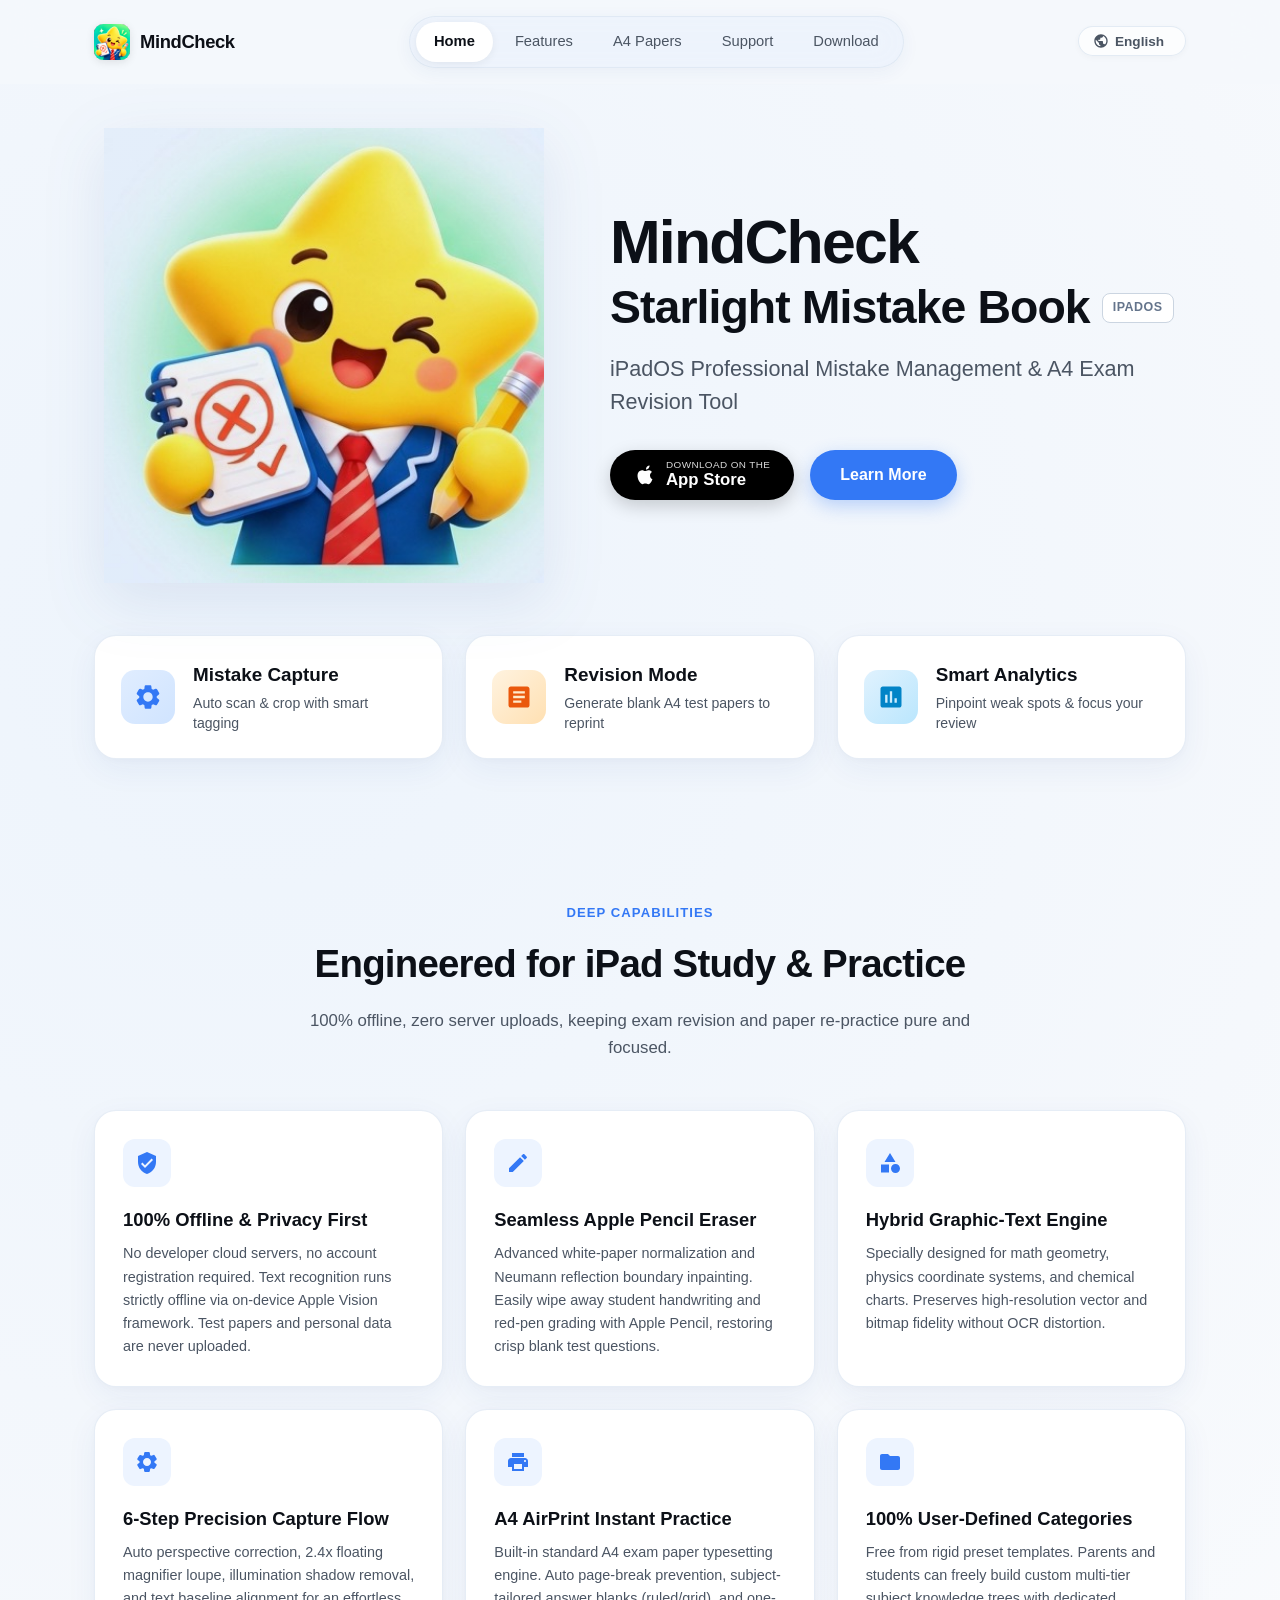
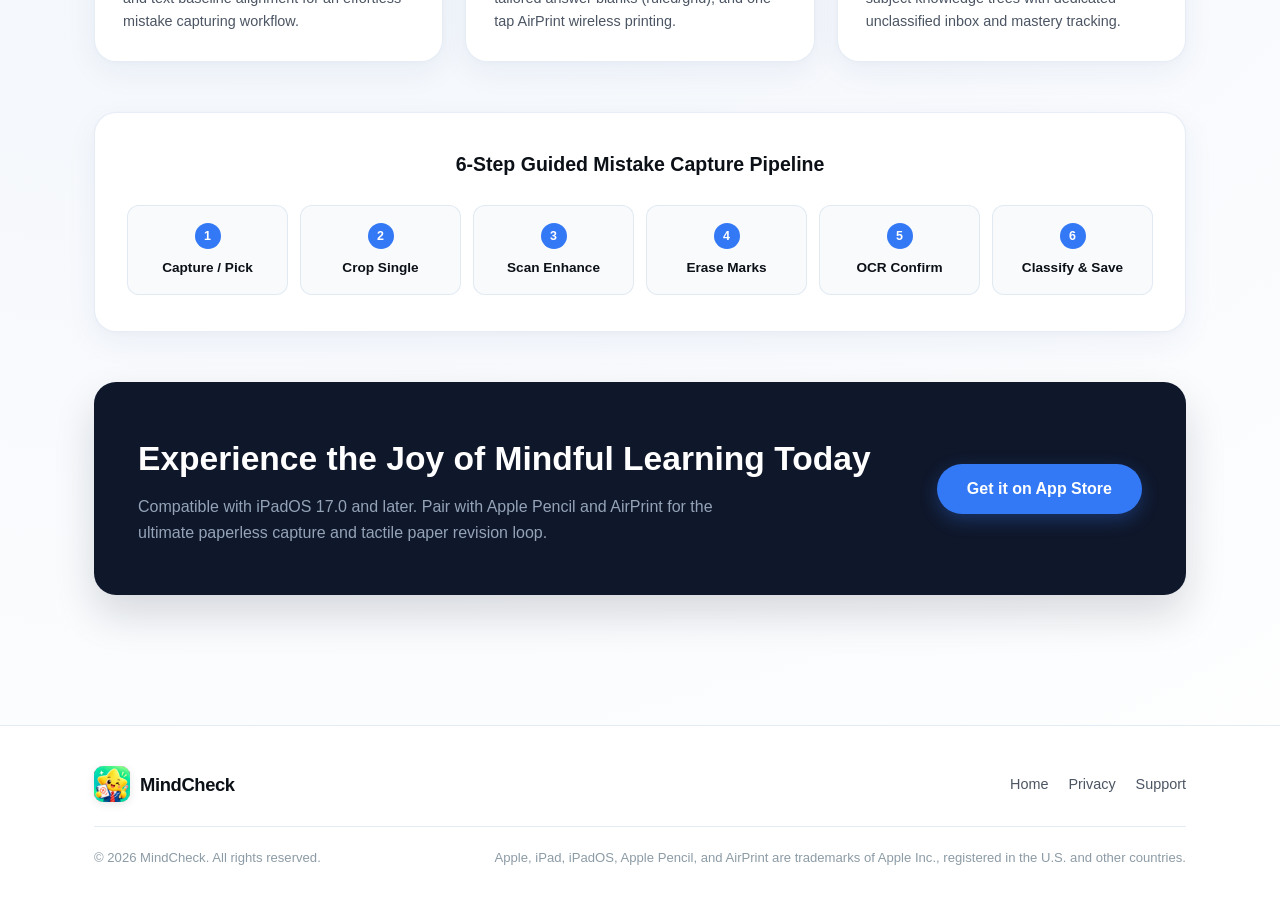
<file: index.html>
<!doctype html>
<html lang="zh-Hans">
<head>
  <meta charset="utf-8">
  <meta name="viewport" content="width=device-width, initial-scale=1">
  <meta name="theme-color" content="#3378f5">
  <title>星光错题本 MindCheck — iPadOS 专业智能错题管理与 A4 试卷重练工具</title>
  <meta name="description" content="星光错题本 (MindCheck) 是一款专为 iPadOS 设计的智能错题管理与 A4 试卷重练工具。集成了试卷扫描透视矫正、交互式高精切题、Apple Pencil 手写涂抹除痕与 AirPrint 打印闭环。">
  <link rel="icon" type="image/png" sizes="32x32" href="assets/favicon-32.png">
  <link rel="apple-touch-icon" sizes="192x192" href="assets/icon-192.png">
  <link rel="stylesheet" href="styles.css">
</head>
<body data-initial-view="home">

  <!-- Navigation Header (Matches Mockup) -->
  <header class="site-header">
    <div class="container nav-container">
      <!-- Left: Logo & Name -->
      <a class="brand-link" href="index.html" data-view-link="home">
        <img class="brand-icon" src="assets/icon-192.png" alt="星光错题本图标" width="36" height="36">
        <span class="brand-name" data-copy="appName">星光错题本</span>
      </a>

      <!-- Center: Floating Pill Navigation -->
      <nav class="nav-pill-bar" aria-label="主要导航">
        <a href="index.html" class="pill-item is-active" data-view-link="home" data-copy="homeNav">首页</a>
        <a href="#features" class="pill-item" data-copy="featuresNav">功能特性</a>
        <a href="#a4-print" class="pill-item" data-copy="printNav">A4 试卷</a>
        <a href="support.html" class="pill-item" data-view-link="support" data-copy="supportNav">帮助中心</a>
        <a href="https://apps.apple.com" target="_blank" rel="noopener noreferrer" class="pill-item" data-copy="downloadNav">下载</a>
      </nav>

      <!-- Right: Language Switcher -->
      <div class="nav-actions">
        <div class="lang-pill">
          <svg class="globe-icon" viewBox="0 0 24 24" width="16" height="16" fill="currentColor">
            <path d="M12 2C6.48 2 2 6.48 2 12s4.48 10 10 10 10-4.48 10-10S17.52 2 12 2zm-1 17.93c-3.95-.49-7-3.85-7-7.93 0-.62.08-1.21.21-1.79L9 15v1c0 1.1.9 2 2 2v1.93zm6.9-2.54c-.26-.81-1-1.39-1.9-1.39h-1v-3c0-.55-.45-1-1-1H8v-2h2c.55 0 1-.45 1-1V7h2c1.1 0 2-.9 2-2v-.41c2.93 1.19 5 4.06 5 7.41 0 2.08-.8 3.97-2.1 5.39z"/>
          </svg>
          <select id="languageSelect" class="lang-select" aria-label="切换语言"></select>
        </div>
      </div>
    </div>
  </header>

  <main>
    <!-- Hero Section (Matches Mockup: Mascot on Left, Title on Right) -->
    <section class="hero-section">
      <div class="container hero-grid">
        <!-- Left: Mascot Illustration -->
        <div class="hero-visual">
          <img class="hero-mascot-img" src="assets/mascot-hero.jpg" alt="星光错题本吉祥物小星" width="440" height="456">
        </div>

        <!-- Right: Headlines & Action Buttons -->
        <div class="hero-content">
          <div class="hero-title-group">
            <h1 class="hero-title" data-copy="appName">星光错题本</h1>
            <div class="hero-subhead-row">
              <span class="hero-sub-en" data-copy="appSub">MindCheck</span>
              <span class="platform-tag">iPadOS</span>
            </div>
          </div>

          <p class="hero-lead" data-copy="heroLead">
            iPadOS 专业智能错题管理与 A4 试卷重练工具
          </p>

          <div class="hero-btn-row">
            <a href="https://apps.apple.com" target="_blank" rel="noopener noreferrer" class="btn-appstore" aria-label="在 App Store 上下载">
              <svg viewBox="0 0 24 24" width="22" height="22" fill="currentColor">
                <path d="M18.71 19.5c-.83 1.24-1.71 2.45-3.05 2.47-1.34.03-1.77-.79-3.29-.79-1.53 0-2 .77-3.27.82-1.31.05-2.3-1.32-3.14-2.53C4.25 17 2.94 12.45 4.7 9.39c.87-1.52 2.43-2.48 4.12-2.51 1.28-.02 2.5.87 3.29.87.78 0 2.26-1.07 3.81-.91.65.03 2.47.26 3.64 1.98-.09.06-2.17 1.28-2.15 3.81.03 3.02 2.65 4.03 2.68 4.04-.03.07-.42 1.44-1.38 2.83M15.97 4.54c.64-.78 1.08-1.86.96-2.94-1 .04-2.15.65-2.82 1.44-.59.68-1.11 1.77-.97 2.83 1.13.09 2.22-.57 2.83-1.33z"/>
              </svg>
              <div class="btn-appstore-text">
                <small>Download on the</small>
                <span>App Store</span>
              </div>
            </a>

            <a href="#features" class="btn-learn-more" data-copy="learnMoreBtn">了解更多</a>
          </div>
        </div>
      </div>

      <!-- 3 Highlight Feature Cards (Directly Below Hero, Matches Mockup) -->
      <div class="container hero-cards-container">
        <div class="hero-cards-grid">
          <!-- Card 1: 错题收录 -->
          <div class="hero-card">
            <div class="card-icon-box blue-gradient">
              <svg viewBox="0 0 24 24"><path d="M19.5 12c0-.23-.01-.45-.03-.68l1.86-1.41c.4-.3.51-.86.26-1.3l-1.87-3.23a.987.987 0 0 0-1.25-.42l-2.15.91c-.37-.26-.76-.49-1.17-.68l-.29-2.31c-.06-.5-.49-.88-.99-.88h-3.73c-.51 0-.94.38-1 .88l-.29 2.31c-.41.19-.8.42-1.17.68l-2.15-.91c-.46-.2-.99-.02-1.25.42L2.41 8.61c-.25.44-.14.99.26 1.3l1.86 1.41a7.343 7.343 0 0 0-.03.68c0 .23.01.45.03.68l-1.86 1.41c-.4.3-.51.86-.26 1.3l1.87 3.23c.27.47.8.64 1.25.42l2.15-.91c.37.26.76.49 1.17.68l.29 2.31c.06.5.49.88.99.88h3.73c.5 0 .93-.38.99-.88l.29-2.31c.41-.19.8-.42 1.17-.68l2.15.91c.47.2 1 .02 1.25-.42l1.87-3.23c.25-.44.14-.99-.26-1.3l-1.86-1.41c.03-.23.04-.45.04-.68zm-7.5 4c-2.21 0-4-1.79-4-4s1.79-4 4-4 4 1.79 4 4-1.79 4-4 4z"/></svg>
            </div>
            <div class="card-info">
              <h3 data-copy="card1Title">错题收录</h3>
              <p data-copy="card1Desc">拍照自动识别，错题精准分类</p>
            </div>
          </div>

          <!-- Card 2: 重练模式 -->
          <div class="hero-card" id="a4-print">
            <div class="card-icon-box warm-gradient">
              <svg viewBox="0 0 24 24"><path d="M19 3H5c-1.1 0-2 .9-2 2v14c0 1.1.9 2 2 2h14c1.1 0 2-.9 2-2V5c0-1.1-.9-2-2-2zm-5 14H7v-2h7v2zm3-4H7v-2h10v2zm0-4H7V7h10v2z"/></svg>
            </div>
            <div class="card-info">
              <h3 data-copy="card2Title">重练模式</h3>
              <p data-copy="card2Desc">生成空白试卷，支持 A4 打印复习</p>
            </div>
          </div>

          <!-- Card 3: 智能分析 -->
          <div class="hero-card">
            <div class="card-icon-box cyan-gradient">
              <svg viewBox="0 0 24 24"><path d="M19 3H5c-1.1 0-2 .9-2 2v14c0 1.1.9 2 2 2h14c1.1 0 2-.9 2-2V5c0-1.1-.9-2-2-2zM9 17H7v-7h2v7zm4 0h-2V7h2v10zm4 0h-2v-4h2v4z"/></svg>
            </div>
            <div class="card-info">
              <h3 data-copy="card3Title">智能分析</h3>
              <p data-copy="card3Desc">分析薄弱项，定制复习计划</p>
            </div>
          </div>
        </div>
      </div>
    </section>

    <!-- Detailed Features Section -->
    <section id="features" class="features-section">
      <div class="container">
        <div class="section-header">
          <span class="section-eyebrow" data-copy="featuresEyebrow">深度核心优势</span>
          <h2 class="section-title" data-copy="featuresTitle">专为 iPad 打造的高效错题复习闭环</h2>
          <p class="section-subtitle" data-copy="featuresSubtitle">100% 离线单机、零数据上云，让错题整理与 A4 纸质重练真正回归纯粹与专注。</p>
        </div>

        <div id="featuresGrid" class="features-grid">
          <!-- Dynamically synced via site.js -->
        </div>

        <!-- 6 Steps Flow -->
        <div class="flow-showcase">
          <h3 class="flow-title" data-copy="flowTitle">6 步标准录入向导流程</h3>
          <div id="stepsList" class="steps-list">
            <!-- Dynamically synced via site.js -->
          </div>
        </div>

        <!-- Call to Action Banner -->
        <div class="cta-banner">
          <div class="cta-content">
            <h2 data-copy="ctaTitle">即刻开启清爽纯净的错题重练之旅</h2>
            <p data-copy="ctaDesc">支持 iPadOS 17.0 及更高版本。配合 Apple Pencil 与 AirPrint 打印机，体验无与伦比的无纸化录题与纸质复习闭环。</p>
          </div>
          <a href="https://apps.apple.com" target="_blank" rel="noopener noreferrer" class="btn-learn-more" style="flex-shrink: 0;" data-copy="ctaBtn">前往 App Store 获取</a>
        </div>
      </div>
    </section>
  </main>

  <!-- Footer -->
  <footer class="site-footer">
    <div class="container">
      <div class="footer-top">
        <a class="brand-link" href="index.html" data-view-link="home">
          <img class="brand-icon" src="assets/icon-192.png" alt="星光错题本图标" width="32" height="32">
          <span class="brand-name" data-copy="appName">星光错题本</span>
        </a>

        <ul class="footer-nav">
          <li><a href="index.html" data-view-link="home" data-copy="homeNav">首页</a></li>
          <li><a href="privacy.html" data-view-link="privacy" data-copy="privacyNav">隐私政策</a></li>
          <li><a href="support.html" data-view-link="support" data-copy="supportNav">技术支持</a></li>
        </ul>
      </div>

      <div class="footer-bottom">
        <div class="footer-copyright" data-copy="footerRights">
          © 2026 星光错题本 (MindCheck). 保留所有权利。
        </div>
        <div class="footer-disclaimer" data-copy="footerDisclaimer">
          Apple、iPad、iPadOS、Apple Pencil 与 AirPrint 是 Apple Inc. 在美国和其他国家或地区的注册商标。
        </div>
      </div>
    </div>
  </footer>

  <script src="site.js"></script>
</body>
</html>
</file>
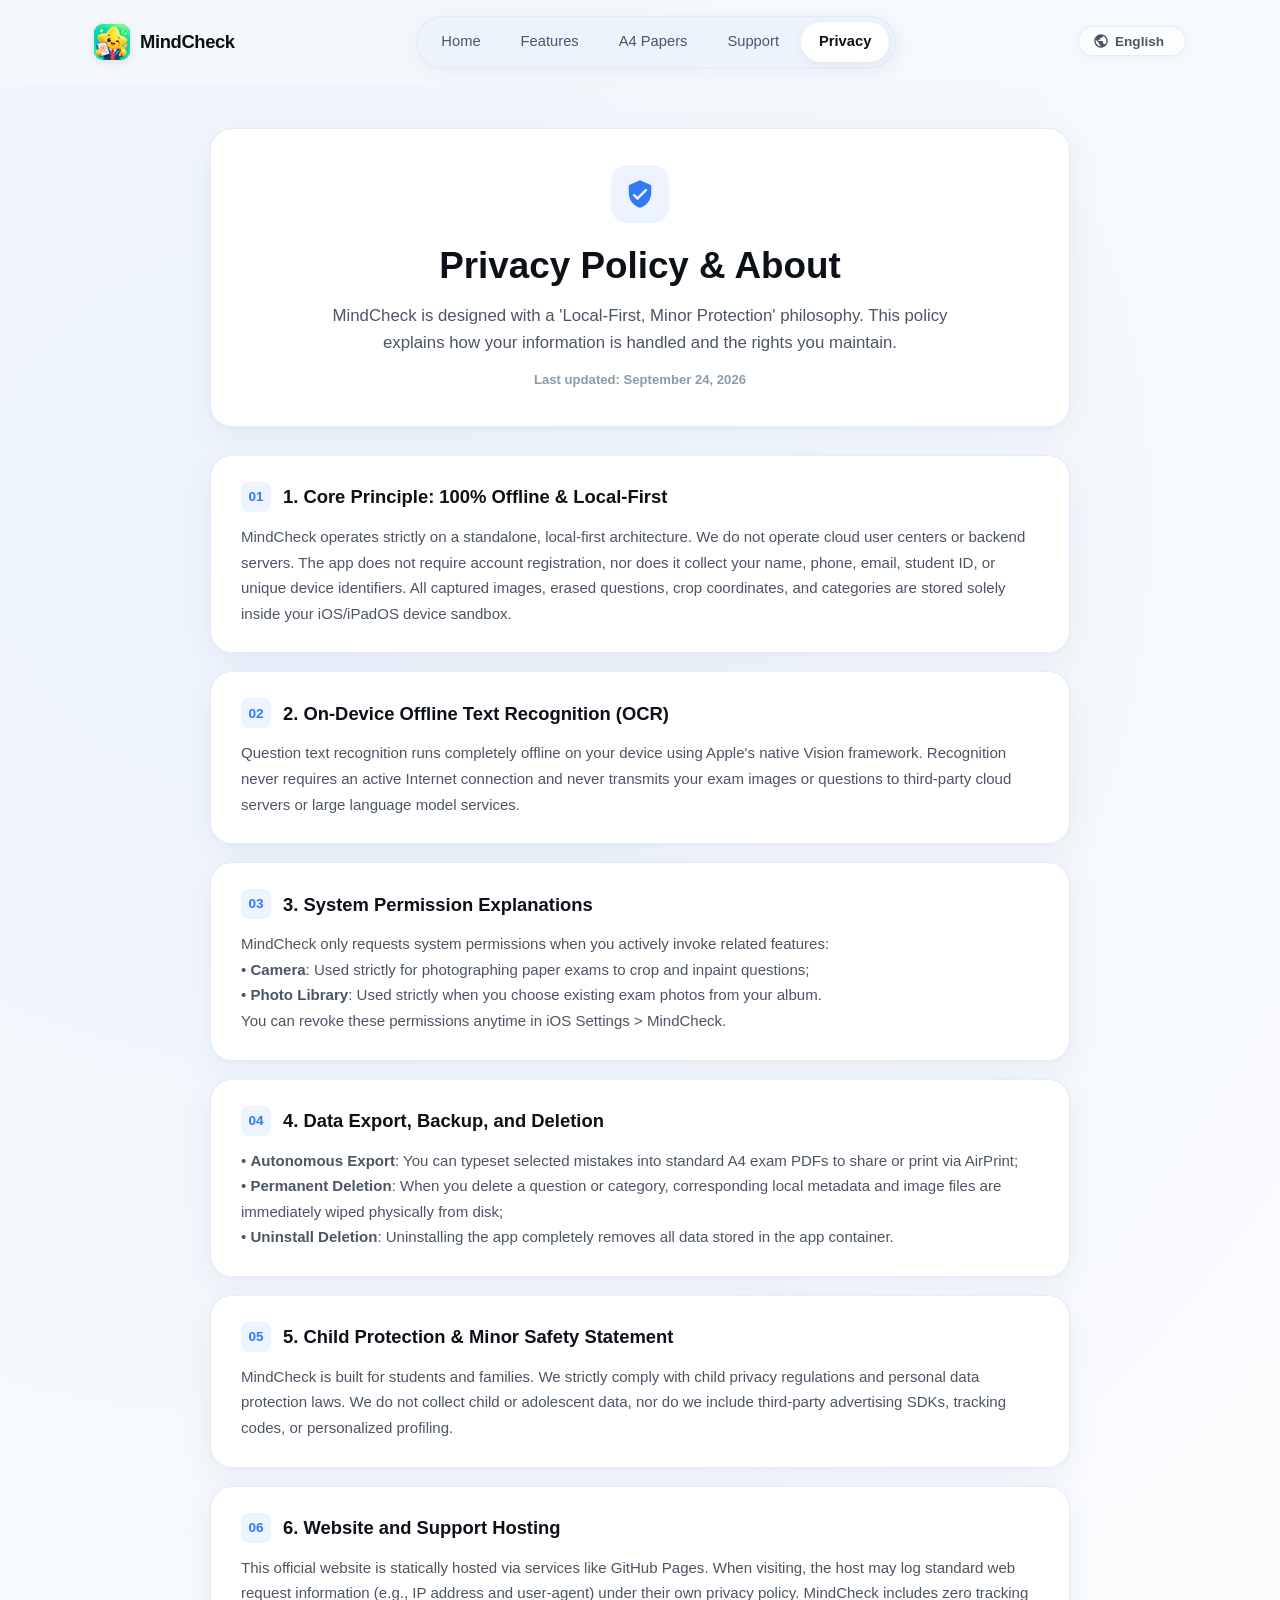
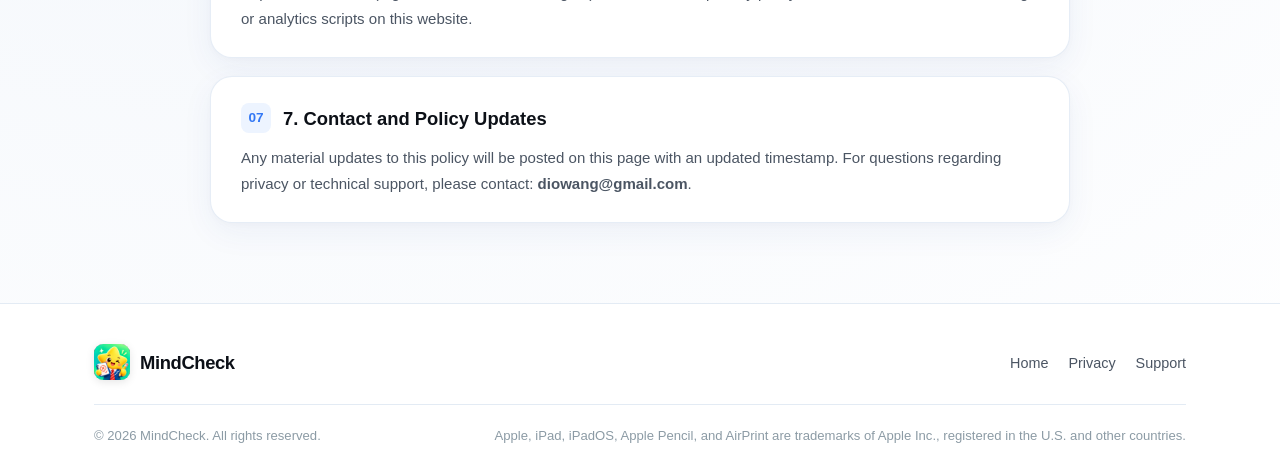
<file: privacy.html>
<!doctype html>
<html lang="zh-Hans">
<head>
  <meta charset="utf-8">
  <meta name="viewport" content="width=device-width, initial-scale=1">
  <meta name="theme-color" content="#3378f5">
  <title>隐私政策与关于 — 星光错题本 (MindCheck)</title>
  <meta name="description" content="星光错题本（MindCheck）隐私政策：秉持“本地优先、保护未成年人隐私”原则，100% 离线单机运行，零数据上云，不设用户账号。">
  <link rel="icon" type="image/png" sizes="32x32" href="assets/favicon-32.png">
  <link rel="apple-touch-icon" sizes="192x192" href="assets/icon-192.png">
  <link rel="stylesheet" href="styles.css">
</head>
<body data-initial-view="privacy">

  <!-- Navigation Header (Matches Mockup) -->
  <header class="site-header">
    <div class="container nav-container">
      <a class="brand-link" href="index.html" data-view-link="home">
        <img class="brand-icon" src="assets/icon-192.png" alt="星光错题本图标" width="36" height="36">
        <span class="brand-name" data-copy="appName">星光错题本</span>
      </a>

      <nav class="nav-pill-bar" aria-label="主要导航">
        <a href="index.html" class="pill-item" data-view-link="home" data-copy="homeNav">首页</a>
        <a href="index.html#features" class="pill-item" data-copy="featuresNav">功能特性</a>
        <a href="index.html#a4-print" class="pill-item" data-copy="printNav">A4 试卷</a>
        <a href="support.html" class="pill-item" data-view-link="support" data-copy="supportNav">帮助中心</a>
        <a href="privacy.html" class="pill-item is-active" data-view-link="privacy" data-copy="privacyNav">隐私政策</a>
      </nav>

      <div class="nav-actions">
        <div class="lang-pill">
          <svg class="globe-icon" viewBox="0 0 24 24" width="16" height="16" fill="currentColor">
            <path d="M12 2C6.48 2 2 6.48 2 12s4.48 10 10 10 10-4.48 10-10S17.52 2 12 2zm-1 17.93c-3.95-.49-7-3.85-7-7.93 0-.62.08-1.21.21-1.79L9 15v1c0 1.1.9 2 2 2v1.93zm6.9-2.54c-.26-.81-1-1.39-1.9-1.39h-1v-3c0-.55-.45-1-1-1H8v-2h2c.55 0 1-.45 1-1V7h2c1.1 0 2-.9 2-2v-.41c2.93 1.19 5 4.06 5 7.41 0 2.08-.8 3.97-2.1 5.39z"/>
          </svg>
          <select id="languageSelect" class="lang-select" aria-label="切换语言"></select>
        </div>
      </div>
    </div>
  </header>

  <main>
    <div class="container page-container">
      <div class="page-header-card">
        <div class="page-badge-icon">
          <svg viewBox="0 0 24 24">
            <path d="M12 1L3 5v6c0 5.55 3.84 10.74 9 12 5.16-1.26 9-6.45 9-12V5l-9-4zm-2 16l-4-4 1.41-1.41L10 14.17l6.59-6.59L18 9l-8 8z"/>
          </svg>
        </div>
        <h1 data-copy="privacyTitle">隐私政策与关于</h1>
        <p class="lead" data-copy="privacyLead">
          星光错题本（MindCheck）秉持“本地优先、保护未成年人隐私”的设计原则。本政策详细说明本应用如何处理您的数据以及您所拥有的权利。
        </p>
        <div class="meta-date" data-copy="updatedDate">最后更新：2026 年 9 月 24 日</div>
      </div>

      <div id="privacySections" class="sections-wrapper">
        <article class="section-card">
          <div class="section-card-header">
            <span class="section-idx">01</span>
            <h2>核心原则：100% 离线与本地优先</h2>
          </div>
          <div class="section-card-content">
            星光错题本为纯单机架构应用，不自建任何云端用户中心或后台服务器。本应用不要求您注册账号，亦不收集您的姓名、电话、邮箱、学号或设备唯一标识符等任何个人身份信息。您录入的所有错题照片、去笔迹图片、裁剪数据、分类及标签，均仅存储在您当前 iOS/iPadOS 设备的独立应用沙盒内。
          </div>
        </article>

        <article class="section-card">
          <div class="section-card-header">
            <span class="section-idx">02</span>
            <h2>本地离线文字识别 (OCR)</h2>
          </div>
          <div class="section-card-content">
            题目文字提取完全依托苹果操作系统内置的原生 Vision 框架在设备端纯离线运行。整个识别过程无需连接互联网，绝不向任何第三方云端或大语言模型服务传输您的考卷图像或文本内容。
          </div>
        </article>

        <article class="section-card">
          <div class="section-card-header">
            <span class="section-idx">03</span>
            <h2>系统权限调用说明</h2>
          </div>
          <div class="section-card-content">
            应用仅在您主动使用相应功能时申请系统权限：<br>
            • <b>相机权限 (Camera)</b>：仅用于您主动拍摄试卷和错题纸面，用于题目裁切与笔迹修补；<br>
            • <b>照片图库权限 (Photo Library)</b>：仅用于您主动从相册选择已有试卷图片导入错题本。<br>
            您可随时在系统【设置 - 星光错题本】中关闭相应权限，关闭后不影响查看和打印已有错题。
          </div>
        </article>

        <article class="section-card">
          <div class="section-card-header">
            <span class="section-idx">04</span>
            <h2>数据导出、备份与彻底删除</h2>
          </div>
          <div class="section-card-content">
            • <b>自主导出</b>：您可将选中的错题自主排版并生成 A4 试卷 PDF，通过系统分享面板发送或使用 AirPrint 打印；<br>
            • <b>彻底销毁</b>：在错题本中删除错题或清空分类时，对应的本地元数据及高清图像文件将被立即物理删除，不留缓存；<br>
            • <b>卸载销毁</b>：若您在设备上卸载本应用，保存在本应用沙盒内的全部错题与图片将随之被系统彻底清除。
          </div>
        </article>

        <article class="section-card">
          <div class="section-card-header">
            <span class="section-idx">05</span>
            <h2>未成年人保护特别声明</h2>
          </div>
          <div class="section-card-content">
            本应用面向广大学生用户设计。我们严格遵守《中华人民共和国个人信息保护法》及相关未成年人网络保护规定，坚决不收集任何儿童与青少年用户数据，不含任何形式的广告、商业追踪 SDK 或应用内大数据个性化推荐。
          </div>
        </article>

        <article class="section-card">
          <div class="section-card-header">
            <span class="section-idx">06</span>
            <h2>官方网站与技术支持托管</h2>
          </div>
          <div class="section-card-content">
            本官方网站由静态托管服务（如 GitHub Pages）提供服务。当您访问网站时，托管服务商可能会依照其自身的隐私政策记录标准网络请求信息（如 IP 地址与浏览器版本）。本网站未植入任何第三方广告脚本、分析代码或跨站 Cookie。
          </div>
        </article>

        <article class="section-card">
          <div class="section-card-header">
            <span class="section-idx">07</span>
            <h2>联系我们与政策变更</h2>
          </div>
          <div class="section-card-content">
            若本政策发生重大调整，我们将在本页面及 App 更新说明中予以公布。如对隐私保护有任何疑问，或需要技术支持，请发送邮件至官方客服邮箱：<b>diowang@gmail.com</b>。
          </div>
        </article>
      </div>
    </div>
  </main>

  <footer class="site-footer">
    <div class="container">
      <div class="footer-top">
        <a class="brand-link" href="index.html" data-view-link="home">
          <img class="brand-icon" src="assets/icon-192.png" alt="星光错题本图标" width="32" height="32">
          <span class="brand-name" data-copy="appName">星光错题本</span>
        </a>

        <ul class="footer-nav">
          <li><a href="index.html" data-view-link="home" data-copy="homeNav">首页</a></li>
          <li><a href="privacy.html" class="is-active" data-view-link="privacy" data-copy="privacyNav">隐私政策</a></li>
          <li><a href="support.html" data-view-link="support" data-copy="supportNav">技术支持</a></li>
        </ul>
      </div>

      <div class="footer-bottom">
        <div class="footer-copyright" data-copy="footerRights">
          © 2026 星光错题本 (MindCheck). 保留所有权利。
        </div>
        <div class="footer-disclaimer" data-copy="footerDisclaimer">
          Apple、iPad、iPadOS、Apple Pencil 与 AirPrint 是 Apple Inc. 在美国和其他国家或地区的注册商标。
        </div>
      </div>
    </div>
  </footer>

  <script src="site.js"></script>
</body>
</html>
</file>
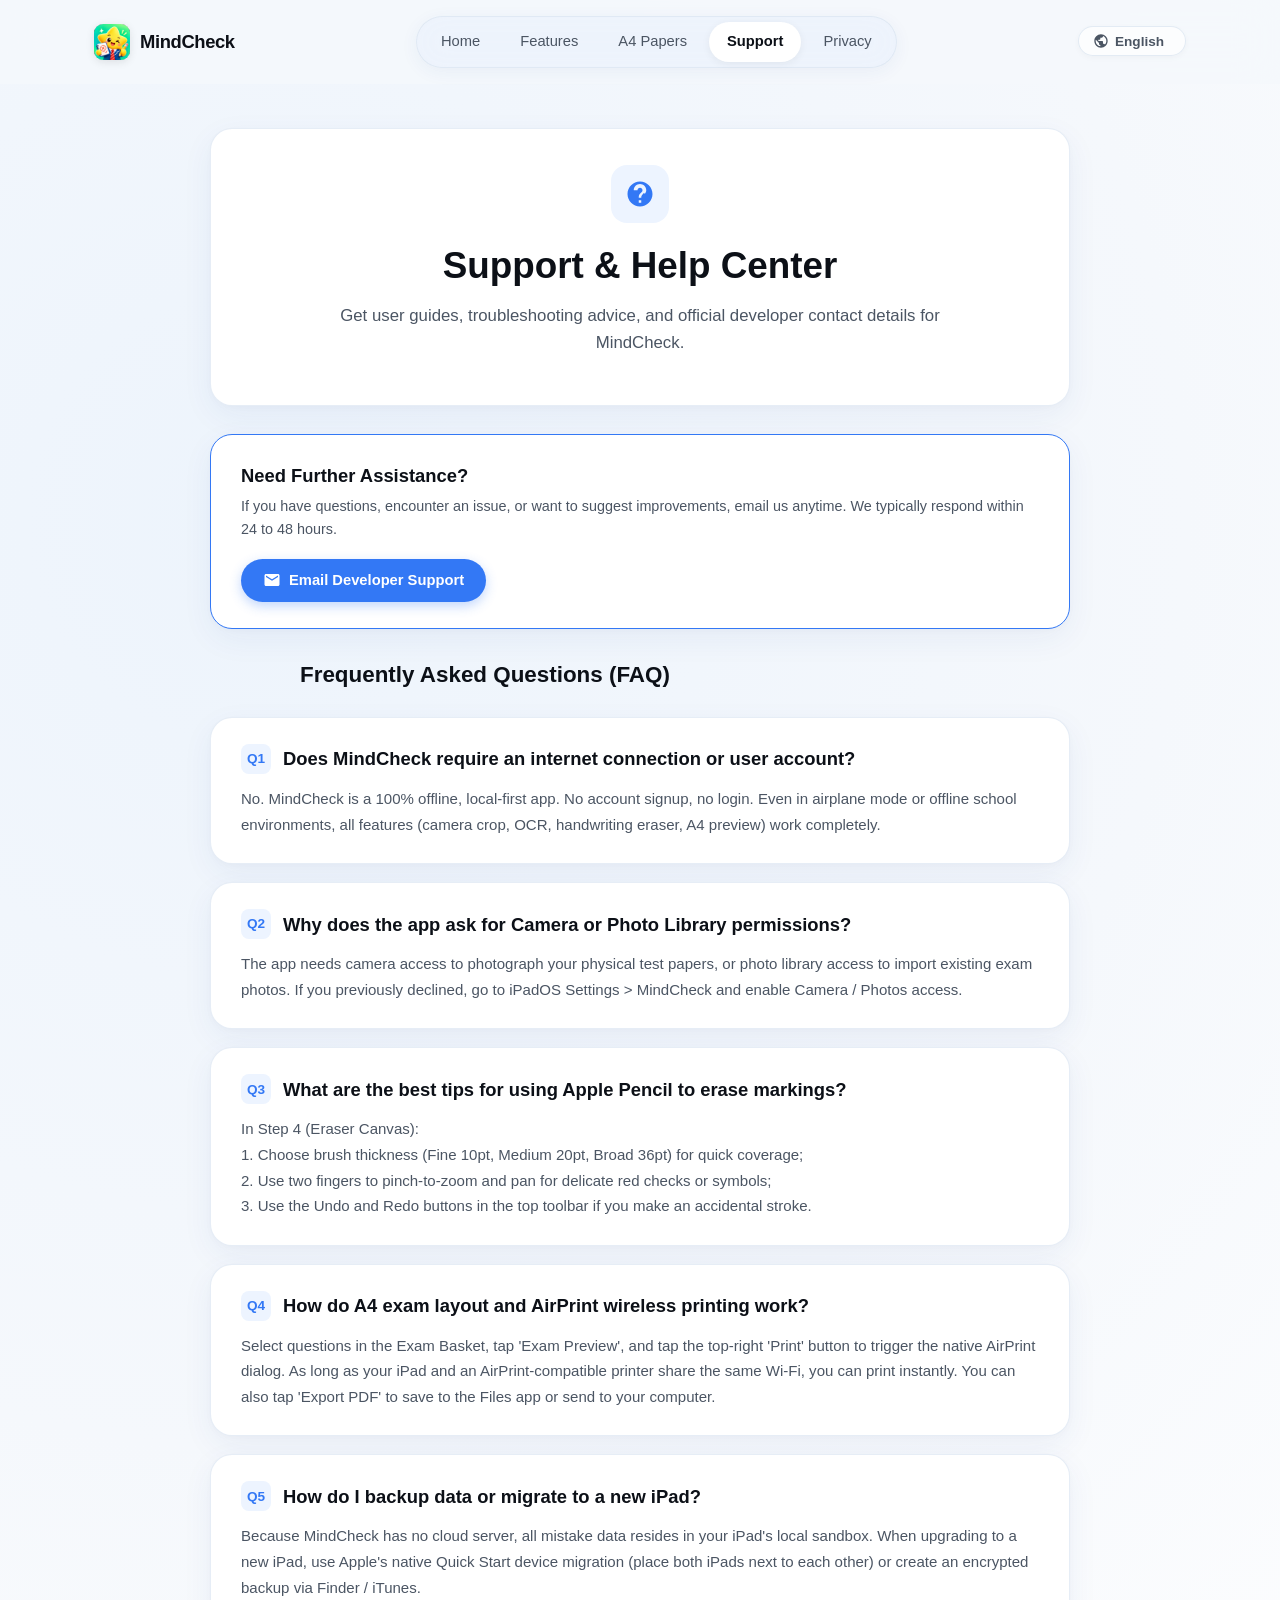
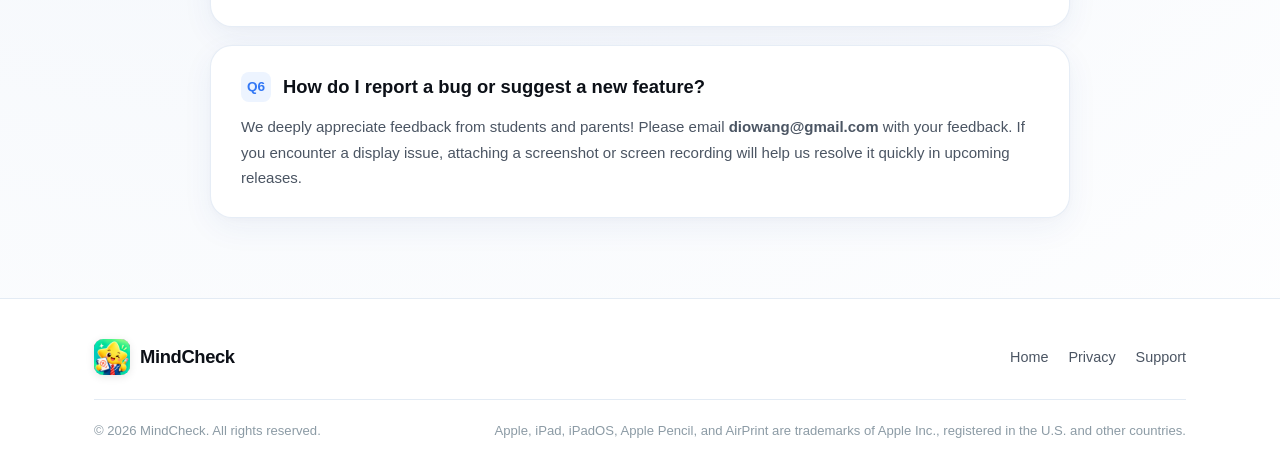
<file: support.html>
<!doctype html>
<html lang="zh-Hans">
<head>
  <meta charset="utf-8">
  <meta name="viewport" content="width=device-width, initial-scale=1">
  <meta name="theme-color" content="#3378f5">
  <title>技术支持与帮助中心 — 星光错题本 (MindCheck)</title>
  <meta name="description" content="星光错题本 (MindCheck) 官方技术支持与帮助中心：常见使用疑问排查、Apple Pencil 擦除技巧、A4 试卷打印指南与客服邮箱 diowang@gmail.com。">
  <link rel="icon" type="image/png" sizes="32x32" href="assets/favicon-32.png">
  <link rel="apple-touch-icon" sizes="192x192" href="assets/icon-192.png">
  <link rel="stylesheet" href="styles.css">
</head>
<body data-initial-view="support">

  <!-- Navigation Header (Matches Mockup) -->
  <header class="site-header">
    <div class="container nav-container">
      <a class="brand-link" href="index.html" data-view-link="home">
        <img class="brand-icon" src="assets/icon-192.png" alt="星光错题本图标" width="36" height="36">
        <span class="brand-name" data-copy="appName">星光错题本</span>
      </a>

      <nav class="nav-pill-bar" aria-label="主要导航">
        <a href="index.html" class="pill-item" data-view-link="home" data-copy="homeNav">首页</a>
        <a href="index.html#features" class="pill-item" data-copy="featuresNav">功能特性</a>
        <a href="index.html#a4-print" class="pill-item" data-copy="printNav">A4 试卷</a>
        <a href="support.html" class="pill-item is-active" data-view-link="support" data-copy="supportNav">帮助中心</a>
        <a href="privacy.html" class="pill-item" data-view-link="privacy" data-copy="privacyNav">隐私政策</a>
      </nav>

      <div class="nav-actions">
        <div class="lang-pill">
          <svg class="globe-icon" viewBox="0 0 24 24" width="16" height="16" fill="currentColor">
            <path d="M12 2C6.48 2 2 6.48 2 12s4.48 10 10 10 10-4.48 10-10S17.52 2 12 2zm-1 17.93c-3.95-.49-7-3.85-7-7.93 0-.62.08-1.21.21-1.79L9 15v1c0 1.1.9 2 2 2v1.93zm6.9-2.54c-.26-.81-1-1.39-1.9-1.39h-1v-3c0-.55-.45-1-1-1H8v-2h2c.55 0 1-.45 1-1V7h2c1.1 0 2-.9 2-2v-.41c2.93 1.19 5 4.06 5 7.41 0 2.08-.8 3.97-2.1 5.39z"/>
          </svg>
          <select id="languageSelect" class="lang-select" aria-label="切换语言"></select>
        </div>
      </div>
    </div>
  </header>

  <main>
    <div class="container page-container">
      <div class="page-header-card">
        <div class="page-badge-icon">
          <svg viewBox="0 0 24 24">
            <path d="M12 2C6.48 2 2 6.48 2 12s4.48 10 10 10 10-4.48 10-10S17.52 2 12 2zm1 17h-2v-2h2v2zm2.07-7.75l-.9.92C13.45 12.9 13 13.5 13 15h-2v-.5c0-1.1.45-2.1 1.17-2.83l1.24-1.26c.37-.36.59-.86.59-1.41 0-1.1-.9-2-2-2s-2 .9-2 2H7c0-2.76 2.24-5 5-5s5 2.24 5 5c0 1.04-.42 1.99-1.07 2.75z"/>
          </svg>
        </div>
        <h1 data-copy="supportTitle">技术支持与帮助中心</h1>
        <p class="lead" data-copy="supportLead">
          获取星光错题本（MindCheck）的使用指南、常见问题排查与官方支持通道。
        </p>
      </div>

      <!-- Contact Banner -->
      <div class="support-contact-box">
        <div class="support-contact-info">
          <h3 data-copy="supportContactTitle">需要进一步协助？</h3>
          <p data-copy="supportContactDesc">如果您在使用过程中遇到任何疑问、异常现象或改进建议，欢迎随时给我们发送邮件，我们通常会在 24~48 小时内为您回复。</p>
        </div>
        <a href="mailto:diowang@gmail.com?subject=%E6%98%9F%E5%85%89%E9%94%99%E9%A2%98%E6%9C%AC%E7%94%A8%E6%88%B7%E6%94%AF%E6%8C%81" class="support-email-btn">
          <svg width="18" height="18" viewBox="0 0 24 24" fill="currentColor">
            <path d="M20 4H4c-1.1 0-1.99.9-1.99 2L2 18c0 1.1.9 2 2 2h16c1.1 0 2-.9 2-2V6c0-1.1-.9-2-2-2zm0 4l-8 5-8-5V6l8 5 8-5v2z"/>
          </svg>
          <span data-copy="supportSendEmail">发送邮件给开发者</span>
        </a>
      </div>

      <!-- FAQ List -->
      <div class="section-header" style="margin-bottom: 24px; text-align: left;">
        <h2 style="font-size: 1.4rem; font-weight: 800;" data-copy="supportFaqTitle">常见问题解答 (FAQ)</h2>
      </div>

      <div id="supportFaqs" class="sections-wrapper">
        <article class="section-card">
          <div class="section-card-header">
            <span class="section-idx">Q1</span>
            <h2>星光错题本需要联网或者注册账号吗？</h2>
          </div>
          <div class="section-card-content">
            不需要。星光错题本是 100% 纯单机离线应用。无需注册账号，无需登录，在没有网络（如飞行模式或校园无网环境）下所有功能（拍照裁切、文字识别、去手写痕迹、A4 组卷预览）均能完全正常使用。
          </div>
        </article>

        <article class="section-card">
          <div class="section-card-header">
            <span class="section-idx">Q2</span>
            <h2>为什么录题时提示需要相机或相册权限？</h2>
          </div>
          <div class="section-card-content">
            应用需要调用硬件相机拍摄试卷原件，或从系统相册选取之前拍摄好的题目。如果此前不小心拒绝了授权，您可以前往 iPadOS【设置】-> 滑动找到【星光错题本】-> 开启【相机】与【照片】读取权限即可恢复正常。
          </div>
        </article>

        <article class="section-card">
          <div class="section-card-header">
            <span class="section-idx">Q3</span>
            <h2>使用 Apple Pencil 涂抹去痕时有哪些实用技巧？</h2>
          </div>
          <div class="section-card-content">
            在第 4 步涂抹去痕画布中：<br>
            1. 可以点击画笔粗细切换（细 10pt、中 20pt、粗 36pt）以快速擦除大面积笔迹；<br>
            2. 支持双指缩放和拖移画布，以便对微小的红笔对勾或数字进行精准擦除；<br>
            3. 顶部工具栏提供撤销 (Undo) 和重做 (Redo)，不小心涂错了可以随时回退。
          </div>
        </article>

        <article class="section-card">
          <div class="section-card-header">
            <span class="section-idx">Q4</span>
            <h2>A4 试卷排版与 AirPrint 打印如何使用？</h2>
          </div>
          <div class="section-card-content">
            在组卷中心选好题目并点击“试卷预览”后，点击右上角的“打印”按钮即可唤起系统 AirPrint 面板。只要您的 iPad 与支持 AirPrint 的无线打印机连接在同一个 Wi-Fi 局域网下，即可直接出卷。您也可以点击“导出 PDF”保存到“文件”App，或发送到微信/QQ/电脑上通过有线打印机打印。
          </div>
        </article>

        <article class="section-card">
          <div class="section-card-header">
            <span class="section-idx">Q5</span>
            <h2>更换新 iPad 或备份数据时应该如何操作？</h2>
          </div>
          <div class="section-card-content">
            因为星光错题本不设云端服务器，所有错题数据保存在 iPad 本地沙盒。当您更换新设备时，建议使用 iPadOS 原生的【系统整机迁移】（将新旧两台 iPad 靠近即可一键克隆数据）或使用电脑通过 Finder / iTunes 进行完整整机加密备份恢复，这样所有错题和图片均会无损同步到新设备。
          </div>
        </article>

        <article class="section-card">
          <div class="section-card-header">
            <span class="section-idx">Q6</span>
            <h2>如何反馈使用中的 Bug 或建议新功能？</h2>
          </div>
          <div class="section-card-content">
            我们非常重视每一位学生和家长的反馈！您可以直接发送邮件至 <b>diowang@gmail.com</b>，如果遇到界面显示问题，建议附上问题截图或屏幕录像，我们将尽快跟进处理并在后续版本中优化升级。
          </div>
        </article>
      </div>
    </div>
  </main>

  <footer class="site-footer">
    <div class="container">
      <div class="footer-top">
        <a class="brand-link" href="index.html" data-view-link="home">
          <img class="brand-icon" src="assets/icon-192.png" alt="星光错题本图标" width="32" height="32">
          <span class="brand-name" data-copy="appName">星光错题本</span>
        </a>

        <ul class="footer-nav">
          <li><a href="index.html" data-view-link="home" data-copy="homeNav">首页</a></li>
          <li><a href="privacy.html" data-view-link="privacy" data-copy="privacyNav">隐私政策</a></li>
          <li><a href="support.html" class="is-active" data-view-link="support" data-copy="supportNav">技术支持</a></li>
        </ul>
      </div>

      <div class="footer-bottom">
        <div class="footer-copyright" data-copy="footerRights">
          © 2026 星光错题本 (MindCheck). 保留所有权利。
        </div>
        <div class="footer-disclaimer" data-copy="footerDisclaimer">
          Apple、iPad、iPadOS、Apple Pencil 与 AirPrint 是 Apple Inc. 在美国和其他国家或地区的注册商标。
        </div>
      </div>
    </div>
  </footer>

  <script src="site.js"></script>
</body>
</html>
</file>
<file: styles.css>
:root {
  --brand-blue: #3378f5;
  --brand-blue-hover: #2365dc;
  --brand-blue-light: #edf4ff;
  
  --bg-page: #f5f8fc;
  --bg-card: #ffffff;
  --bg-pill: rgba(255, 255, 255, 0.9);
  
  --text-main: #0c1017;
  --text-body: #4b5563;
  --text-muted: #8c9ba5;
  
  --border-light: rgba(220, 230, 242, 0.8);
  --border-card: rgba(228, 235, 245, 0.9);
  
  --shadow-pill: 0 4px 18px rgba(35, 75, 145, 0.06);
  --shadow-card: 0 10px 32px rgba(35, 75, 145, 0.06), 0 2px 6px rgba(0, 0, 0, 0.02);
  --shadow-card-hover: 0 16px 40px rgba(35, 75, 145, 0.12), 0 4px 12px rgba(0, 0, 0, 0.04);
  
  --radius-card: 22px;
  --radius-pill: 9999px;
  
  --font-sans: -apple-system, BlinkMacSystemFont, "SF Pro Display", "SF Pro Text", "PingFang SC", "Hiragino Sans GB", "Microsoft YaHei", sans-serif;
}

* {
  box-sizing: border-box;
  margin: 0;
  padding: 0;
}

html {
  scroll-behavior: smooth;
  -webkit-text-size-adjust: 100%;
}

body {
  font-family: var(--font-sans);
  background: radial-gradient(circle at 20% 25%, #edf4fc 0%, #f5f8fc 50%, #ffffff 100%);
  background-color: var(--bg-page);
  color: var(--text-main);
  line-height: 1.6;
  min-height: 100vh;
  display: flex;
  flex-direction: column;
  -webkit-font-smoothing: antialiased;
}

a {
  color: inherit;
  text-decoration: none;
}

img {
  max-width: 100%;
  height: auto;
  display: block;
}

.container {
  max-width: 1140px;
  margin: 0 auto;
  padding: 0 24px;
  width: 100%;
}

/* =========================================
   Top Navigation Header (Matching Mockup)
   ========================================= */
.site-header {
  position: sticky;
  top: 0;
  z-index: 100;
  background: rgba(245, 248, 252, 0.85);
  backdrop-filter: blur(20px);
  -webkit-backdrop-filter: blur(20px);
  padding: 16px 0;
  transition: all 0.2s ease;
}

.nav-container {
  display: flex;
  align-items: center;
  justify-content: space-between;
  gap: 16px;
}

.brand-link {
  display: flex;
  align-items: center;
  gap: 10px;
  font-size: 1.18rem;
  font-weight: 800;
  letter-spacing: -0.02em;
  color: var(--text-main);
}

.brand-icon {
  width: 36px;
  height: 36px;
  border-radius: 9px;
  box-shadow: 0 2px 8px rgba(0, 0, 0, 0.1);
  transition: transform 0.2s ease;
}

.brand-link:hover .brand-icon {
  transform: scale(1.05);
}

.brand-name {
  font-weight: 800;
  font-size: 1.15rem;
}

/* Floating Pill Bar in Header Center */
.nav-pill-bar {
  display: flex;
  align-items: center;
  gap: 4px;
  background: rgba(235, 242, 252, 0.75);
  backdrop-filter: blur(16px);
  -webkit-backdrop-filter: blur(16px);
  border: 1px solid var(--border-light);
  border-radius: var(--radius-pill);
  padding: 5px 6px;
  box-shadow: var(--shadow-pill);
}

.pill-item {
  display: inline-block;
  padding: 8px 18px;
  font-size: 0.92rem;
  font-weight: 500;
  color: var(--text-body);
  border-radius: var(--radius-pill);
  transition: all 0.18s ease;
}

.pill-item:hover {
  color: var(--text-main);
}

.pill-item.is-active {
  background: #ffffff;
  color: var(--text-main);
  font-weight: 700;
  box-shadow: 0 2px 8px rgba(0, 0, 0, 0.06);
}

/* Language Dropdown Pill (Right) */
.lang-pill {
  display: inline-flex;
  align-items: center;
  gap: 6px;
  background: rgba(255, 255, 255, 0.7);
  border: 1px solid var(--border-light);
  border-radius: var(--radius-pill);
  padding: 6px 14px;
  box-shadow: 0 2px 6px rgba(0, 0, 0, 0.03);
}

.globe-icon {
  color: var(--text-body);
  flex-shrink: 0;
}

.lang-select {
  appearance: none;
  background: transparent;
  border: none;
  font-size: 0.85rem;
  font-weight: 600;
  color: var(--text-body);
  cursor: pointer;
  outline: none;
  font-family: inherit;
}

.lang-select:hover {
  color: var(--text-main);
}

/* =========================================
   Hero Section (Matching Mockup Option A)
   ========================================= */
.hero-section {
  padding: 44px 0 60px;
}

.hero-grid {
  display: grid;
  grid-template-columns: 460px 1fr;
  align-items: center;
  gap: 56px;
}

.hero-visual {
  display: flex;
  justify-content: center;
  align-items: center;
}

.hero-mascot-img {
  width: 100%;
  max-width: 440px;
  height: auto;
  mix-blend-mode: multiply; /* Seamlessly blends the white background with the page */
  filter: drop-shadow(0 18px 30px rgba(35, 75, 145, 0.1));
  transition: transform 0.3s cubic-bezier(0.34, 1.56, 0.64, 1);
}

.hero-mascot-img:hover {
  transform: translateY(-6px) scale(1.02);
}

.hero-content {
  display: flex;
  flex-direction: column;
  align-items: flex-start;
}

.hero-title {
  font-size: clamp(2.6rem, 5.2vw, 3.8rem);
  font-weight: 800;
  line-height: 1.05;
  letter-spacing: -0.03em;
  color: var(--text-main);
  margin-bottom: 8px;
}

.hero-subhead-row {
  display: flex;
  align-items: center;
  gap: 12px;
  margin-bottom: 20px;
}

.hero-sub-en {
  font-size: clamp(2rem, 4vw, 2.9rem);
  font-weight: 800;
  letter-spacing: -0.02em;
  color: var(--text-main);
  line-height: 1.1;
}

.platform-tag {
  display: inline-flex;
  align-items: center;
  padding: 4px 10px;
  border: 1px solid #cbd5e1;
  border-radius: 8px;
  font-size: 0.78rem;
  font-weight: 700;
  color: #64748b;
  text-transform: uppercase;
  letter-spacing: 0.04em;
  background: #ffffff;
}

.hero-lead {
  font-size: clamp(1.1rem, 2vw, 1.35rem);
  font-weight: 500;
  color: var(--text-body);
  line-height: 1.5;
  margin-bottom: 32px;
  max-width: 540px;
}

.hero-btn-row {
  display: flex;
  align-items: center;
  flex-wrap: wrap;
  gap: 16px;
}

/* App Store Button (Mockup pill) */
.btn-appstore {
  display: inline-flex;
  align-items: center;
  gap: 10px;
  background: #000000;
  color: #ffffff;
  padding: 10px 24px;
  border-radius: var(--radius-pill);
  box-shadow: 0 6px 18px rgba(0, 0, 0, 0.18);
  transition: all 0.2s ease;
}

.btn-appstore:hover {
  transform: translateY(-2px);
  box-shadow: 0 10px 25px rgba(0, 0, 0, 0.25);
}

.btn-appstore-text {
  display: flex;
  flex-direction: column;
  text-align: left;
}

.btn-appstore-text small {
  font-size: 0.62rem;
  opacity: 0.85;
  text-transform: uppercase;
  letter-spacing: 0.04em;
  line-height: 1;
}

.btn-appstore-text span {
  font-size: 1.05rem;
  font-weight: 700;
  line-height: 1.2;
}

/* Learn More Pill Button (Mockup blue) */
.btn-learn-more {
  display: inline-flex;
  align-items: center;
  justify-content: center;
  background: var(--brand-blue);
  color: #ffffff;
  font-size: 1rem;
  font-weight: 600;
  padding: 12px 30px;
  border-radius: var(--radius-pill);
  box-shadow: 0 6px 18px rgba(51, 120, 245, 0.3);
  transition: all 0.2s ease;
}

.btn-learn-more:hover {
  background: var(--brand-blue-hover);
  transform: translateY(-2px);
  box-shadow: 0 10px 25px rgba(51, 120, 245, 0.4);
}

/* =========================================
   3 Prominent Hero Cards (Matching Mockup)
   ========================================= */
.hero-cards-container {
  margin-top: 52px;
}

.hero-cards-grid {
  display: grid;
  grid-template-columns: repeat(3, 1fr);
  gap: 22px;
}

.hero-card {
  background: var(--bg-card);
  border: 1px solid var(--border-card);
  border-radius: var(--radius-card);
  padding: 24px 26px;
  box-shadow: var(--shadow-card);
  display: flex;
  align-items: center;
  gap: 18px;
  transition: all 0.22s ease;
}

.hero-card:hover {
  transform: translateY(-4px);
  box-shadow: var(--shadow-card-hover);
  border-color: rgba(51, 120, 245, 0.3);
}

.card-icon-box {
  width: 54px;
  height: 54px;
  border-radius: 14px;
  display: flex;
  align-items: center;
  justify-content: center;
  flex-shrink: 0;
}

.card-icon-box svg {
  width: 28px;
  height: 28px;
  fill: currentColor;
}

.card-icon-box.blue-gradient {
  background: linear-gradient(135deg, #e0edff 0%, #d0e4ff 100%);
  color: var(--brand-blue);
}

.card-icon-box.warm-gradient {
  background: linear-gradient(135deg, #fff3e0 0%, #ffe0b2 100%);
  color: #ea580c;
}

.card-icon-box.cyan-gradient {
  background: linear-gradient(135deg, #e0f2fe 0%, #bae6fd 100%);
  color: #0284c7;
}

.card-icon-box.green-gradient {
  background: linear-gradient(135deg, #e8f5e9 0%, #c8e6c9 100%);
  color: #16a34a;
}

.card-icon-box.purple-gradient {
  background: linear-gradient(135deg, #f3e8ff 0%, #e9d5ff 100%);
  color: #9333ea;
}

.card-info h3 {
  font-size: 1.18rem;
  font-weight: 800;
  color: var(--text-main);
  margin-bottom: 4px;
}

.card-info p {
  font-size: 0.88rem;
  color: var(--text-body);
  line-height: 1.4;
}

/* =========================================
   Secondary Features Section
   ========================================= */
.features-section {
  padding: 80px 0 90px;
}

.section-header {
  text-align: center;
  max-width: 680px;
  margin: 0 auto 48px;
}

.section-eyebrow {
  display: inline-block;
  font-size: 0.82rem;
  font-weight: 700;
  letter-spacing: 0.08em;
  text-transform: uppercase;
  color: var(--brand-blue);
  margin-bottom: 10px;
}

.section-title {
  font-size: clamp(1.8rem, 3.5vw, 2.4rem);
  font-weight: 800;
  letter-spacing: -0.02em;
  margin-bottom: 14px;
  color: var(--text-main);
}

.section-subtitle {
  font-size: 1.05rem;
  color: var(--text-body);
}

.features-grid {
  display: grid;
  grid-template-columns: repeat(3, 1fr);
  gap: 22px;
}

.feature-card {
  background: var(--bg-card);
  border: 1px solid var(--border-card);
  border-radius: var(--radius-card);
  padding: 28px;
  box-shadow: var(--shadow-card);
  transition: all 0.22s ease;
  display: flex;
  flex-direction: column;
}

.feature-card:hover {
  transform: translateY(-4px);
  box-shadow: var(--shadow-card-hover);
  border-color: rgba(51, 120, 245, 0.3);
}

.feature-icon-wrapper {
  width: 48px;
  height: 48px;
  border-radius: 12px;
  background: var(--brand-blue-light);
  color: var(--brand-blue);
  display: flex;
  align-items: center;
  justify-content: center;
  margin-bottom: 18px;
  flex-shrink: 0;
}

.feature-icon-wrapper svg {
  width: 24px;
  height: 24px;
  fill: currentColor;
}

.feature-title {
  font-size: 1.15rem;
  font-weight: 700;
  margin-bottom: 8px;
  color: var(--text-main);
}

.feature-desc {
  font-size: 0.9rem;
  color: var(--text-body);
  line-height: 1.6;
}

/* 6 Steps Flow */
.flow-showcase {
  margin-top: 50px;
  background: var(--bg-card);
  border: 1px solid var(--border-card);
  border-radius: var(--radius-card);
  padding: 36px 32px;
  box-shadow: var(--shadow-card);
}

.flow-title {
  font-size: 1.22rem;
  font-weight: 800;
  margin-bottom: 24px;
  text-align: center;
  color: var(--text-main);
}

.steps-list {
  display: grid;
  grid-template-columns: repeat(6, 1fr);
  gap: 12px;
}

.step-card {
  background: #f8fafc;
  border: 1px solid var(--border-light);
  border-radius: 12px;
  padding: 16px 10px;
  text-align: center;
}

.step-number {
  display: inline-block;
  width: 26px;
  height: 26px;
  line-height: 26px;
  border-radius: 50%;
  background: var(--brand-blue);
  color: #fff;
  font-size: 0.78rem;
  font-weight: 800;
  margin-bottom: 8px;
}

.step-name {
  font-size: 0.85rem;
  font-weight: 600;
  color: var(--text-main);
}

/* Callout Banner */
.cta-banner {
  margin: 50px 0 40px;
  background: #0f172a;
  border-radius: var(--radius-card);
  padding: 50px 44px;
  color: #ffffff;
  display: flex;
  align-items: center;
  justify-content: space-between;
  gap: 32px;
  box-shadow: 0 20px 40px rgba(15, 23, 42, 0.15);
}

.cta-content h2 {
  font-size: clamp(1.6rem, 3vw, 2.1rem);
  font-weight: 800;
  margin-bottom: 8px;
}

.cta-content p {
  font-size: 1rem;
  color: #94a3b8;
  max-width: 600px;
}

/* =========================================
   Pages (Privacy & Support)
   ========================================= */
.page-container {
  padding: 44px 0 80px;
  max-width: 860px;
  margin: 0 auto;
}

.page-header-card {
  background: var(--bg-card);
  border: 1px solid var(--border-card);
  border-radius: var(--radius-card);
  padding: 36px;
  margin-bottom: 28px;
  box-shadow: var(--shadow-card);
  text-align: center;
}

.page-badge-icon {
  width: 58px;
  height: 58px;
  border-radius: 16px;
  background: var(--brand-blue-light);
  color: var(--brand-blue);
  display: inline-flex;
  align-items: center;
  justify-content: center;
  margin-bottom: 14px;
}

.page-badge-icon svg {
  width: 30px;
  height: 30px;
  fill: currentColor;
}

.page-header-card h1 {
  font-size: clamp(1.8rem, 3.5vw, 2.3rem);
  font-weight: 800;
  margin-bottom: 8px;
  color: var(--text-main);
}

.page-header-card p.lead {
  font-size: 1.05rem;
  color: var(--text-body);
  max-width: 680px;
  margin: 0 auto 12px;
}

.page-header-card .meta-date {
  font-size: 0.82rem;
  font-weight: 600;
  color: var(--text-muted);
}

.sections-wrapper {
  display: flex;
  flex-direction: column;
  gap: 18px;
}

.section-card {
  background: var(--bg-card);
  border: 1px solid var(--border-card);
  border-radius: var(--radius-card);
  padding: 26px 30px;
  box-shadow: var(--shadow-card);
  transition: all 0.2s ease;
}

.section-card:hover {
  border-color: rgba(51, 120, 245, 0.3);
  box-shadow: var(--shadow-card-hover);
}

.section-card-header {
  display: flex;
  align-items: center;
  gap: 12px;
  margin-bottom: 12px;
}

.section-idx {
  display: inline-flex;
  align-items: center;
  justify-content: center;
  width: 30px;
  height: 30px;
  border-radius: 8px;
  background: var(--brand-blue-light);
  color: var(--brand-blue);
  font-size: 0.85rem;
  font-weight: 800;
  flex-shrink: 0;
}

.section-card-header h2 {
  font-size: 1.15rem;
  font-weight: 800;
  color: var(--text-main);
}

.section-card-content {
  font-size: 0.94rem;
  color: var(--text-body);
  line-height: 1.7;
}

.support-contact-box {
  background: #ffffff;
  border: 1px solid var(--brand-blue);
  border-radius: var(--radius-card);
  padding: 26px 30px;
  margin-bottom: 28px;
  box-shadow: var(--shadow-card);
  display: flex;
  align-items: center;
  justify-content: space-between;
  flex-wrap: wrap;
  gap: 18px;
}

.support-contact-info h3 {
  font-size: 1.15rem;
  font-weight: 800;
  color: var(--text-main);
  margin-bottom: 4px;
}

.support-contact-info p {
  font-size: 0.9rem;
  color: var(--text-body);
}

.support-email-btn {
  display: inline-flex;
  align-items: center;
  gap: 8px;
  background: var(--brand-blue);
  color: #fff;
  padding: 10px 22px;
  border-radius: var(--radius-pill);
  font-size: 0.92rem;
  font-weight: 600;
  box-shadow: 0 4px 12px rgba(51, 120, 245, 0.3);
  transition: all 0.2s ease;
}

.support-email-btn:hover {
  background: var(--brand-blue-hover);
  transform: translateY(-2px);
}

/* =========================================
   Footer
   ========================================= */
.site-footer {
  margin-top: auto;
  border-top: 1px solid var(--border-light);
  background: #ffffff;
  padding: 40px 0 30px;
}

.footer-top {
  display: flex;
  align-items: center;
  justify-content: space-between;
  flex-wrap: wrap;
  gap: 20px;
  padding-bottom: 24px;
  border-bottom: 1px solid var(--border-light);
}

.footer-nav {
  display: flex;
  gap: 20px;
  list-style: none;
}

.footer-nav a {
  font-size: 0.9rem;
  color: var(--text-body);
  font-weight: 500;
}

.footer-nav a:hover {
  color: var(--brand-blue);
}

.footer-bottom {
  padding-top: 20px;
  display: flex;
  align-items: center;
  justify-content: space-between;
  flex-wrap: wrap;
  gap: 16px;
  font-size: 0.82rem;
  color: var(--text-muted);
}

/* Responsive adjustments */
@media (max-width: 1024px) {
  .hero-grid {
    grid-template-columns: 380px 1fr;
    gap: 36px;
  }
  
  .hero-cards-grid {
    grid-template-columns: repeat(3, 1fr);
  }
  
  .features-grid {
    grid-template-columns: repeat(2, 1fr);
  }
  
  .steps-list {
    grid-template-columns: repeat(3, 1fr);
  }
}

@media (max-width: 820px) {
  .hero-grid {
    grid-template-columns: 1fr;
    text-align: center;
    gap: 28px;
  }
  
  .hero-content {
    align-items: center;
  }
  
  .hero-btn-row {
    justify-content: center;
  }
  
  .hero-cards-grid {
    grid-template-columns: 1fr;
  }
  
  .features-grid {
    grid-template-columns: 1fr;
  }
  
  .steps-list {
    grid-template-columns: repeat(2, 1fr);
  }
  
  .cta-banner {
    flex-direction: column;
    text-align: center;
    padding: 36px 24px;
  }
  
  .nav-pill-bar {
    display: none; /* Hide center pill bar on small phone screens */
  }
}
</file>
